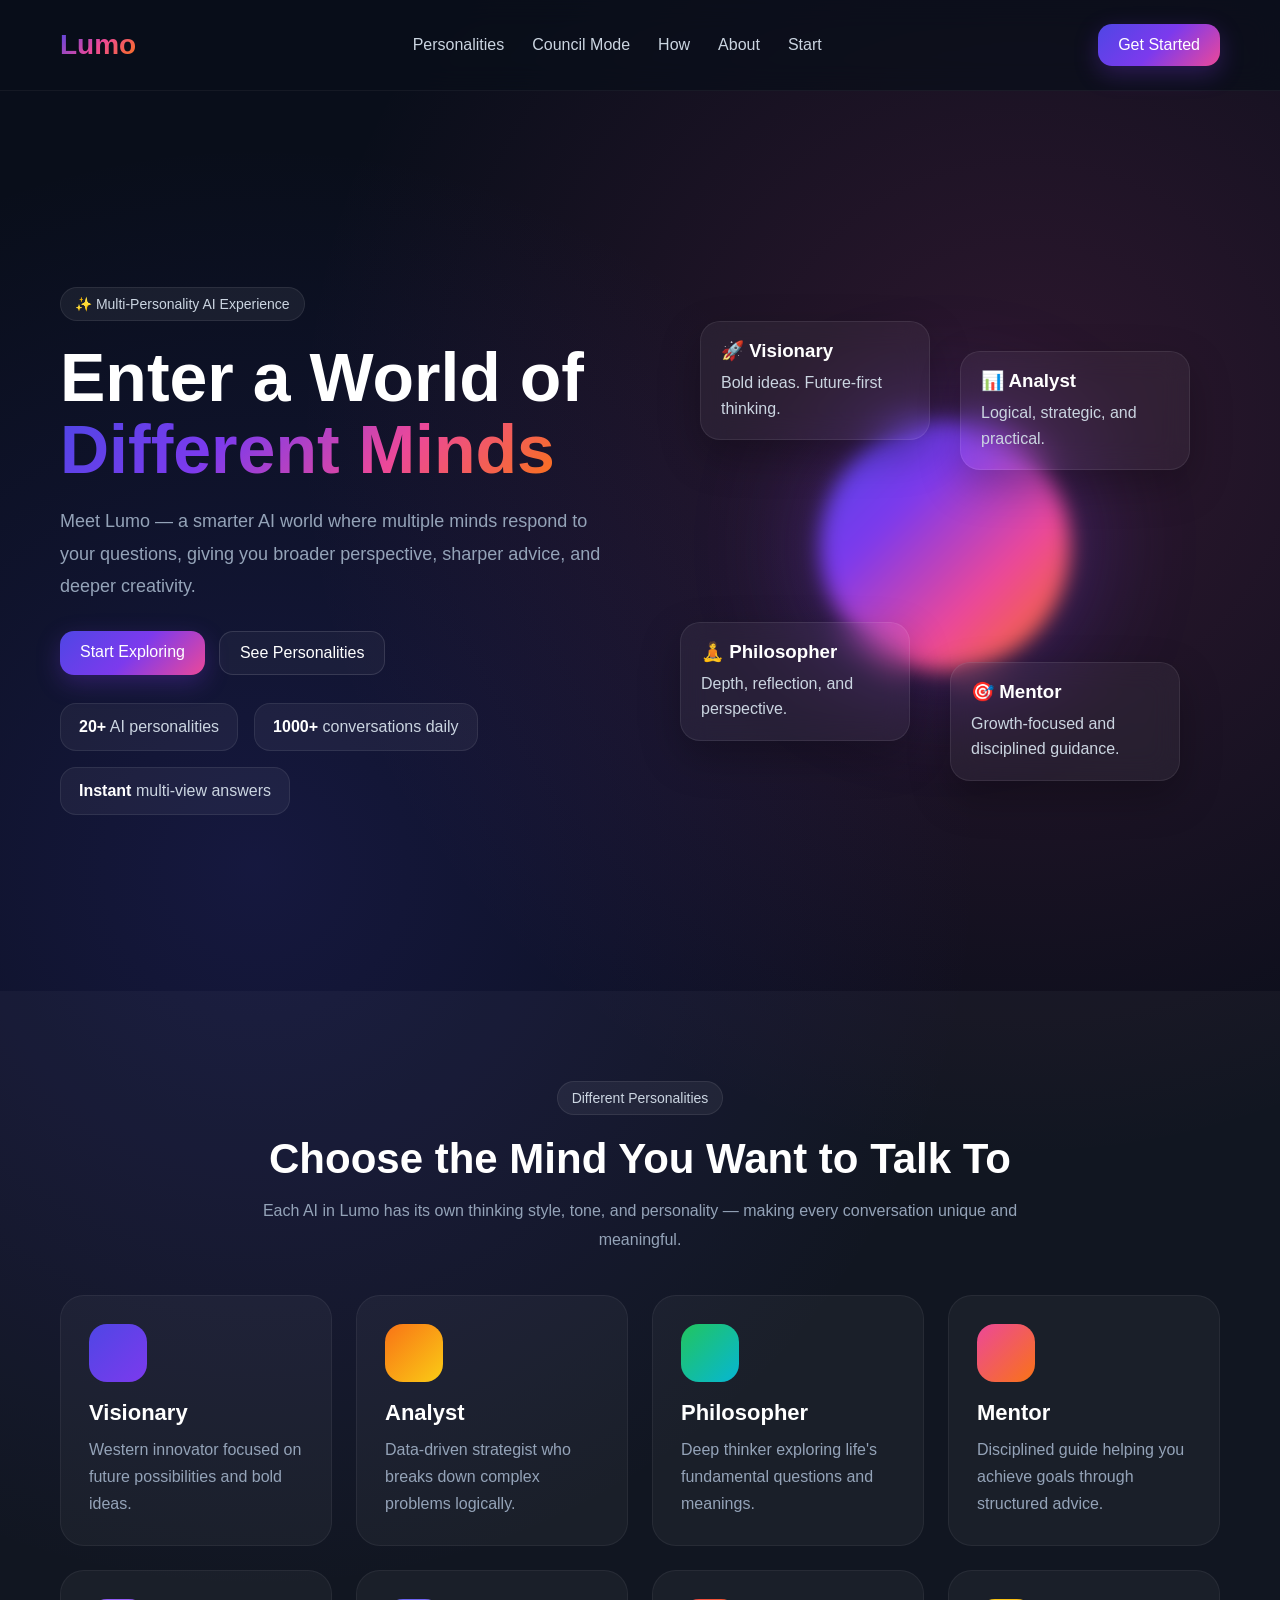
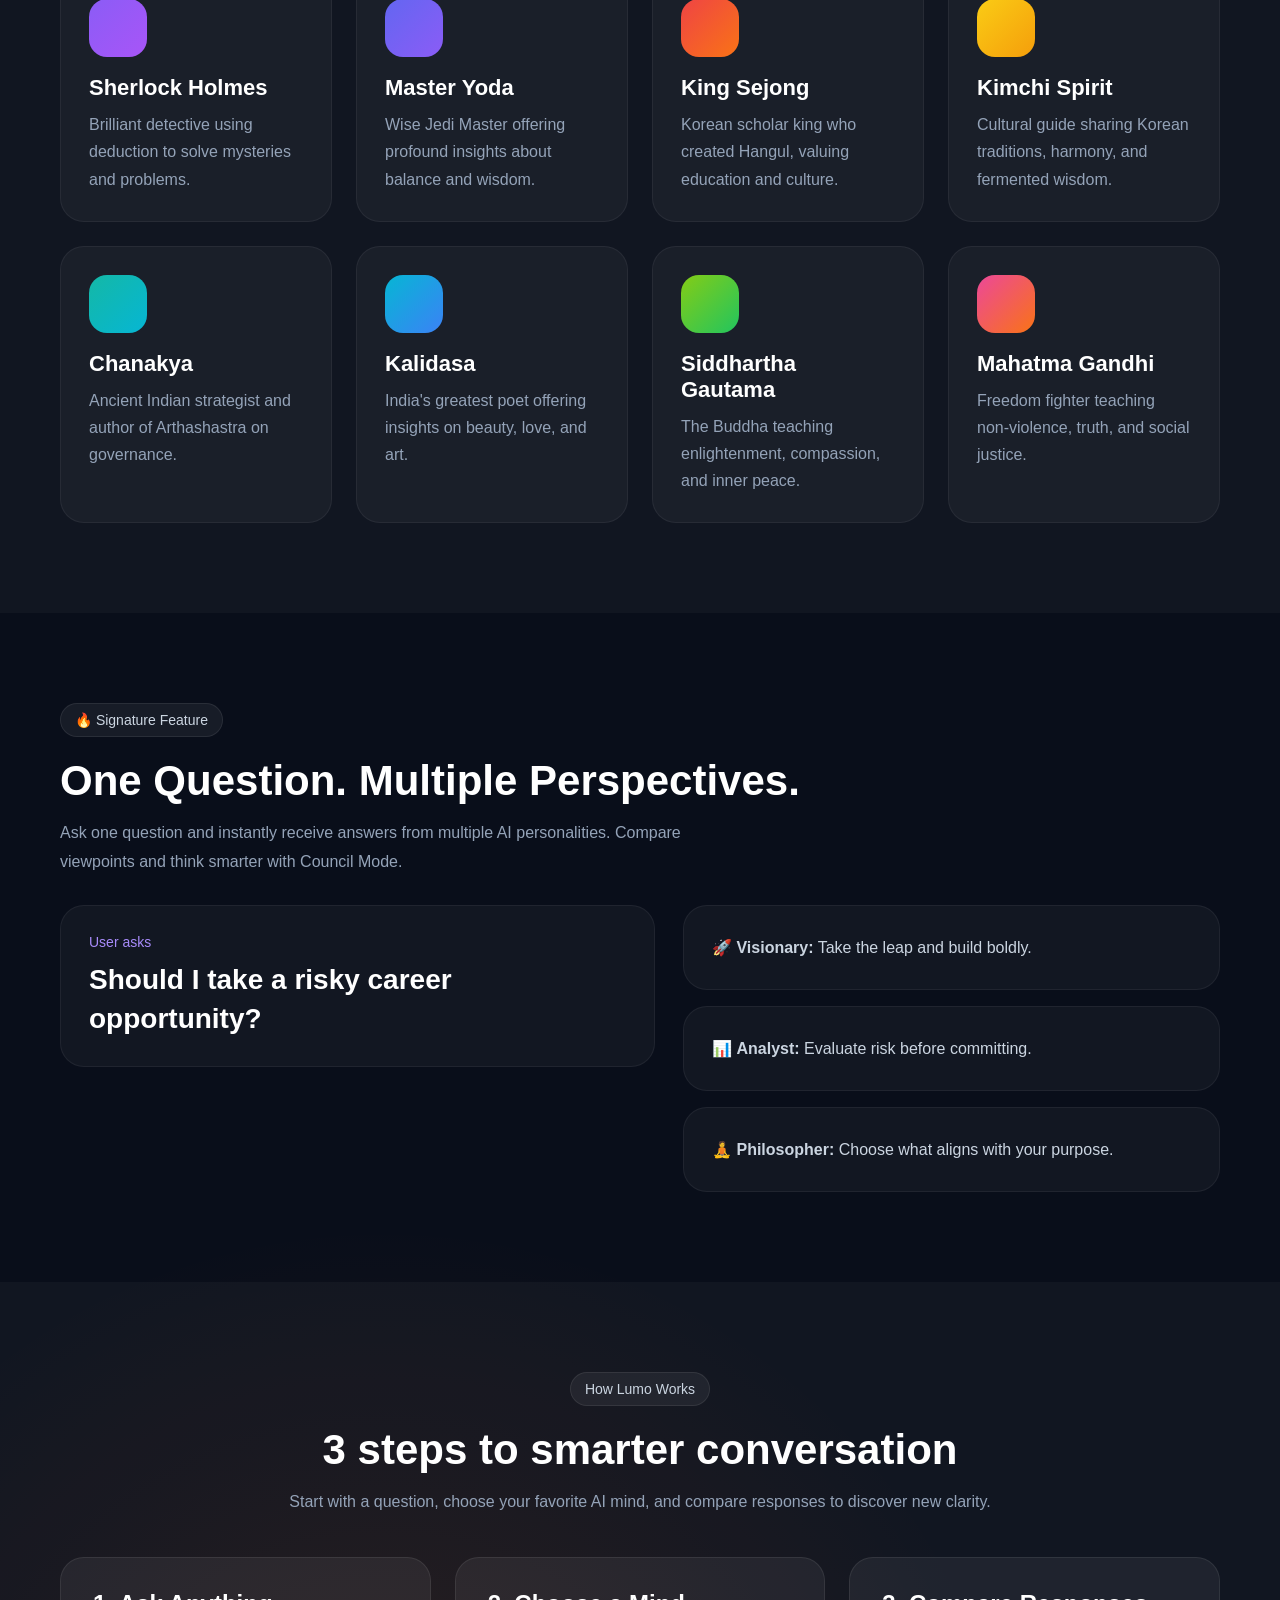
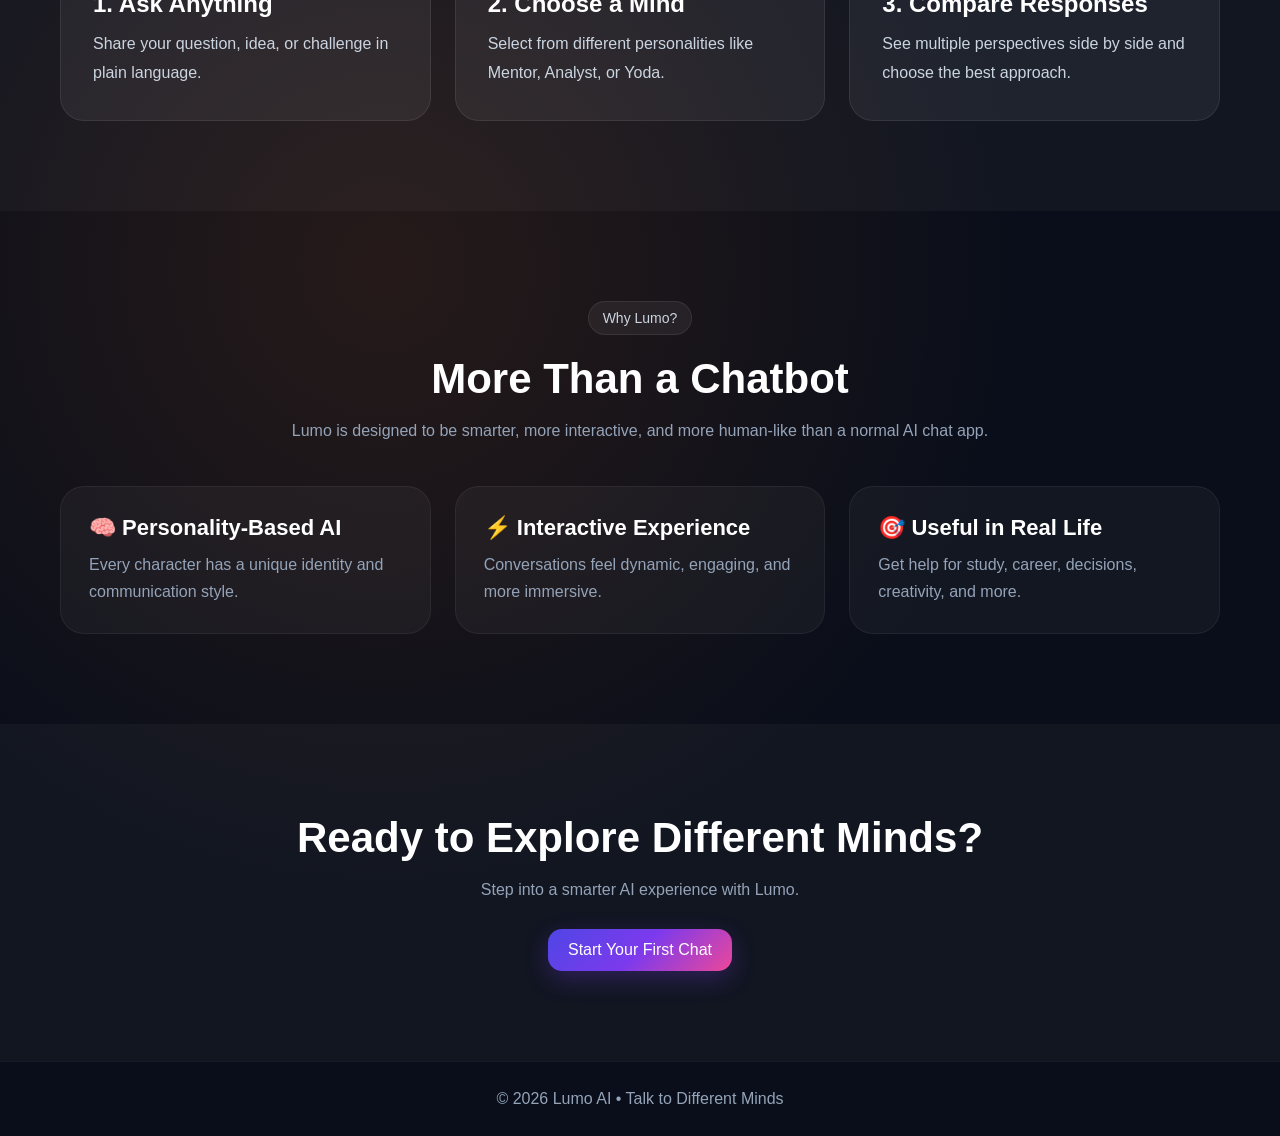
<file: templates/index.html>
﻿<!DOCTYPE html>
<html lang='en'>
<head>
  <meta charset='UTF-8' />
  <meta name='viewport' content='width=device-width, initial-scale=1.0' />
  <meta name='description' content='Lumo is a multi-personality AI experience offering unique conversational perspectives from different minds.' />
  <title>Lumo - Talk to Different Minds</title>
  <link rel='stylesheet' href='/static/css/style.css' />
</head>
<body>

  <!-- Navbar -->
  <header class='navbar'>
    <div class='logo'>Lumo</div>

    <nav aria-label='Main navigation'>
      <a href='#personalities'>Personalities</a>
      <a href='#council'>Council Mode</a>
      <a href='#how'>How</a>
      <a href='#about'>About</a>
      <a href='#start'>Start</a>
    </nav>

    <a href='/login' class='nav-btn'>Get Started</a>
  </header>

  <!-- Hero -->
  <section class='hero' id='start'>
    <div class='hero-left'>
      <span class='badge'>✨ Multi-Personality AI Experience</span>

      <h1>
        Enter a World of <span>Different Minds</span>
      </h1>

      <p>
        Meet Lumo — a smarter AI world where multiple minds respond to your questions, giving you broader perspective, sharper advice, and deeper creativity.
      </p>

      <div class='hero-buttons'>
        <a href='/login' class='primary-btn'>Start Exploring</a>
        <a href='#personalities' class='secondary-btn'>See Personalities</a>
      </div>

      <div class='hero-stats'>
        <div><strong>20+</strong> AI personalities</div>
        <div><strong>1000+</strong> conversations daily</div>
        <div><strong>Instant</strong> multi-view answers</div>
      </div>
    </div>

    <div class='hero-right'>
      <div class='core-orb'></div>

      <div class='floating-card card1'>
        <h3>🚀 Visionary</h3>
        <p>Bold ideas. Future-first thinking.</p>
      </div>

      <div class='floating-card card2'>
        <h3>📊 Analyst</h3>
        <p>Logical, strategic, and practical.</p>
      </div>

      <div class='floating-card card3'>
        <h3>🧘 Philosopher</h3>
        <p>Depth, reflection, and perspective.</p>
      </div>

      <div class='floating-card card4'>
        <h3>🎯 Mentor</h3>
        <p>Growth-focused and disciplined guidance.</p>
      </div>
    </div>
  </section>

  <!-- Personalities -->
  <section class='personalities' id='personalities'>
    <div class='section-title'>
      <span class='badge'>Different Personalities</span>
      <h2>Choose the Mind You Want to Talk To</h2>
      <p>
        Each AI in Lumo has its own thinking style, tone, and personality —
        making every conversation unique and meaningful.
      </p>
    </div>

    <div class='personality-grid'>
      <!-- Western Characters -->
      <div class='person-card'>
        <div class='icon blue'></div>
        <h3>Visionary</h3>
        <p>Western innovator focused on future possibilities and bold ideas.</p>
      </div>

      <div class='person-card'>
        <div class='icon orange'></div>
        <h3>Analyst</h3>
        <p>Data-driven strategist who breaks down complex problems logically.</p>
      </div>

      <div class='person-card'>
        <div class='icon green'></div>
        <h3>Philosopher</h3>
        <p>Deep thinker exploring life's fundamental questions and meanings.</p>
      </div>

      <div class='person-card'>
        <div class='icon pink'></div>
        <h3>Mentor</h3>
        <p>Disciplined guide helping you achieve goals through structured advice.</p>
      </div>

      <!-- Fictional Characters -->
      <div class='person-card'>
        <div class='icon purple'></div>
        <h3>Sherlock Holmes</h3>
        <p>Brilliant detective using deduction to solve mysteries and problems.</p>
      </div>

      <div class='person-card'>
        <div class='icon indigo'></div>
        <h3>Master Yoda</h3>
        <p>Wise Jedi Master offering profound insights about balance and wisdom.</p>
      </div>

      <!-- Korean Characters -->
      <div class='person-card'>
        <div class='icon red'></div>
        <h3>King Sejong</h3>
        <p>Korean scholar king who created Hangul, valuing education and culture.</p>
      </div>

      <div class='person-card'>
        <div class='icon yellow'></div>
        <h3>Kimchi Spirit</h3>
        <p>Cultural guide sharing Korean traditions, harmony, and fermented wisdom.</p>
      </div>

      <!-- Indian Characters -->
      <div class='person-card'>
        <div class='icon teal'></div>
        <h3>Chanakya</h3>
        <p>Ancient Indian strategist and author of Arthashastra on governance.</p>
      </div>

      <div class='person-card'>
        <div class='icon cyan'></div>
        <h3>Kalidasa</h3>
        <p>India's greatest poet offering insights on beauty, love, and art.</p>
      </div>

      <div class='person-card'>
        <div class='icon lime'></div>
        <h3>Siddhartha Gautama</h3>
        <p>The Buddha teaching enlightenment, compassion, and inner peace.</p>
      </div>

      <div class='person-card'>
        <div class='icon magenta'></div>
        <h3>Mahatma Gandhi</h3>
        <p>Freedom fighter teaching non-violence, truth, and social justice.</p>
      </div>
    </div>
  </section>

  <!-- Council Mode -->
  <section class='council' id='council'>
    <div class='section-title left-align'>
      <span class='badge'>🔥 Signature Feature</span>
      <h2>One Question. Multiple Perspectives.</h2>
      <p>
        Ask one question and instantly receive answers from multiple AI personalities.
        Compare viewpoints and think smarter with Council Mode.
      </p>
    </div>

    <div class='council-layout'>
      <div class='question-box'>
        <p class='label'>User asks</p>
        <h3> Should I take a risky career opportunity?</h3>
      </div>

      <div class='answers'>
        <div class='answer-card'>🚀 <strong>Visionary:</strong> Take the leap and build boldly.</div>
        <div class='answer-card'>📊 <strong>Analyst:</strong> Evaluate risk before committing.</div>
        <div class='answer-card'>🧘 <strong>Philosopher:</strong> Choose what aligns with your purpose.</div>
      </div>
    </div>
  </section>

  <!-- How it Works -->
  <section class='how-it-works' id='how'>
    <div class='section-title'>
      <span class='badge'>How Lumo Works</span>
      <h2>3 steps to smarter conversation</h2>
      <p>
        Start with a question, choose your favorite AI mind, and compare responses to discover new clarity.
      </p>
    </div>

    <div class='how-grid'>
      <div class='how-card'>
        <h3>1. Ask Anything</h3>
        <p>Share your question, idea, or challenge in plain language.</p>
      </div>
      <div class='how-card'>
        <h3>2. Choose a Mind</h3>
        <p>Select from different personalities like Mentor, Analyst, or Yoda.</p>
      </div>
      <div class='how-card'>
        <h3>3. Compare Responses</h3>
        <p>See multiple perspectives side by side and choose the best approach.</p>
      </div>
    </div>
  </section>

  <!-- Why Lumo -->
  <section class='about' id='about'>
    <div class='section-title'>
      <span class='badge'>Why Lumo?</span>
      <h2>More Than a Chatbot</h2>
      <p>
        Lumo is designed to be smarter, more interactive, and more human-like than a normal AI chat app.
      </p>
    </div>

    <div class='about-grid'>
      <div class='about-card'>
        <h3>🧠 Personality-Based AI</h3>
        <p>Every character has a unique identity and communication style.</p>
      </div>

      <div class='about-card'>
        <h3>⚡ Interactive Experience</h3>
        <p>Conversations feel dynamic, engaging, and more immersive.</p>
      </div>

      <div class='about-card'>
        <h3>🎯 Useful in Real Life</h3>
        <p>Get help for study, career, decisions, creativity, and more.</p>
      </div>
    </div>
  </section>

  <!-- CTA -->
  <section class='cta'>
    <h2>Ready to Explore Different Minds?</h2>
    <p>Step into a smarter AI experience with Lumo.</p>
    <a href='/login' class='primary-btn'>Start Your First Chat</a>
  </section>

  <footer>
    <p>© 2026 Lumo AI • Talk to Different Minds</p>
  </footer>

  <script src='/static/js/script.js' defer></script>
</body>
</html>
</file>
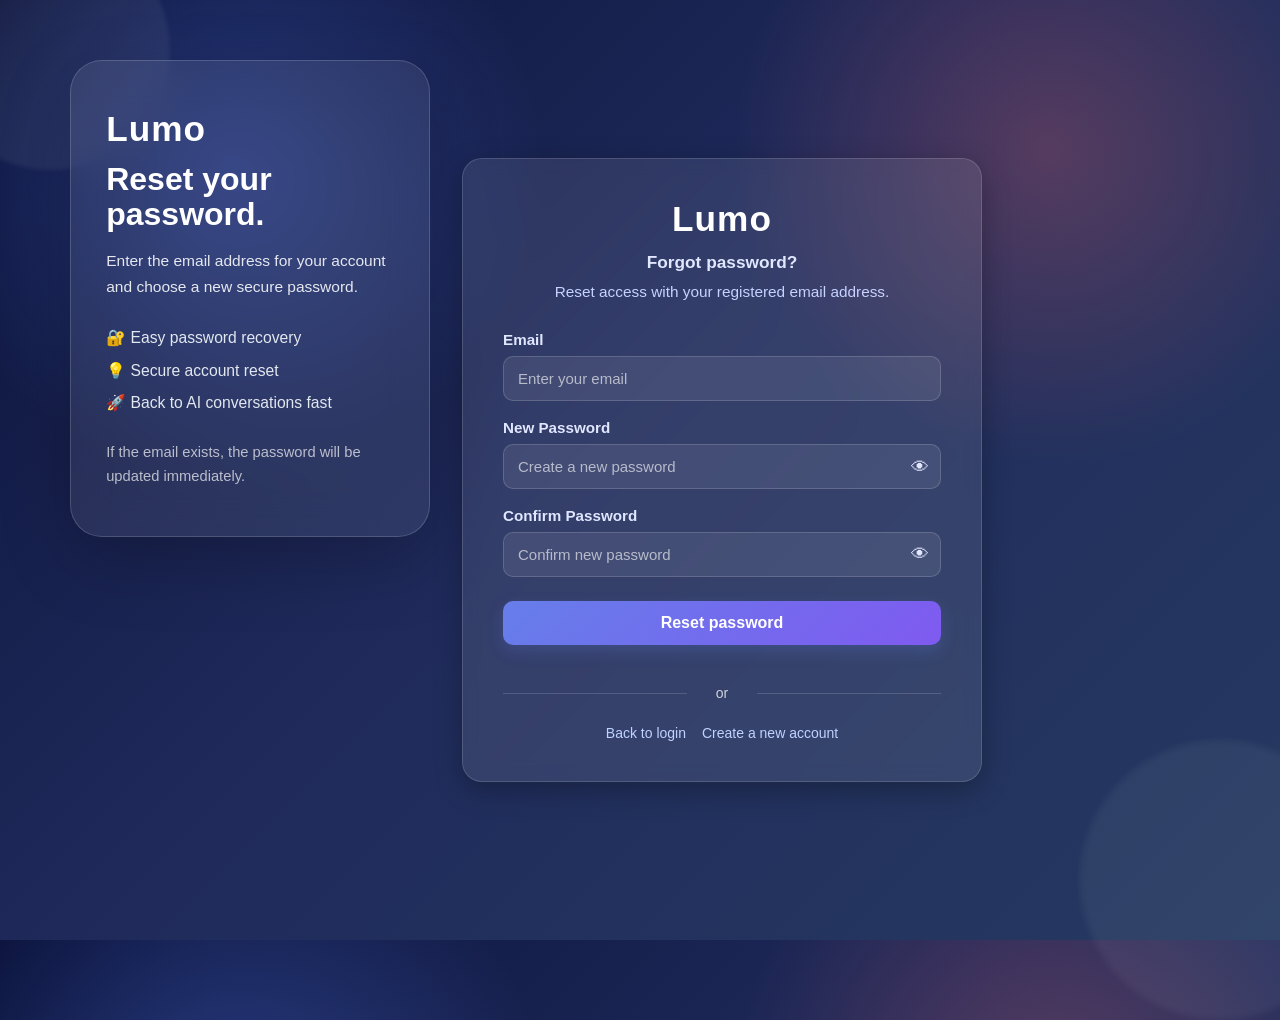
<file: templates/forgot_password.html>
<!DOCTYPE html>
<html lang="en">
<head>
    <meta charset="UTF-8" />
    <meta name="viewport" content="width=device-width, initial-scale=1.0" />
    <title>Reset Password - Lumo</title>
    <link rel="stylesheet" href="/static/css/forgot.css" />
</head>
<body>
    <div class="forgot-page">
        <aside class="auth-side">
            <div class="logo">Lumo</div>
            <h1>Reset your password.</h1>
            <p class="auth-text">Enter the email address for your account and choose a new secure password.</p>

            <div class="feature-list">
                <div>🔐 Easy password recovery</div>
                <div>💡 Secure account reset</div>
                <div>🚀 Back to AI conversations fast</div>
            </div>

            <p class="auth-note">If the email exists, the password will be updated immediately.</p>
        </aside>

        <main class="auth-card">
            <div class="forgot-container">
                <div class="logo">Lumo</div>
                <p class="subtitle">Forgot password?</p>
                <p class="tagline">Reset access with your registered email address.</p>

                <div id="message"></div>

                <form id="forgotForm">
                    <div class="form-group">
                        <label for="email">Email</label>
                        <input
                            type="email"
                            id="email"
                            name="email"
                            placeholder="Enter your email"
                            required
                        />
                    </div>

                    <div class="form-group password-group">
                        <label for="password">New Password</label>
                        <div class="password-wrapper">
                            <input
                                type="password"
                                id="password"
                                name="password"
                                placeholder="Create a new password"
                                required
                                minlength="6"
                            />
                            <button type="button" class="toggle-password" id="togglePassword">👁</button>
                        </div>
                    </div>

                    <div class="form-group password-group">
                        <label for="confirmPassword">Confirm Password</label>
                        <div class="password-wrapper">
                            <input
                                type="password"
                                id="confirmPassword"
                                name="confirmPassword"
                                placeholder="Confirm new password"
                                required
                                minlength="6"
                            />
                            <button type="button" class="toggle-password" id="toggleConfirmPassword">👁</button>
                        </div>
                    </div>

                    <button type="submit" class="reset-btn" id="resetBtn">Reset password</button>
                </form>

                <div class="divider">
                    <span>or</span>
                </div>
                <div class="links">
                    <a href="/login">Back to login</a>
                    <a href="/signup">Create a new account</a>
                </div>
            </div>
        </main>
    </div>

    <script src="/static/js/forgot.js"></script>
</body>
</html>
</file>
<file: static/css/style.css>
* {
  margin: 0;
  padding: 0;
  box-sizing: border-box;
  font-family: Arial, sans-serif;
}

html {
  scroll-behavior: smooth;
}

body {
  background: #090E1A;
  color: white;
  overflow-x: hidden;
  background-image:
    radial-gradient(circle at 20% 20%, rgba(79,70,229,0.18), transparent 20%),
    radial-gradient(circle at 80% 10%, rgba(236,72,153,0.16), transparent 18%),
    radial-gradient(circle at 30% 80%, rgba(249,115,22,0.12), transparent 18%);
}

/* Navbar */
.navbar {
  display: flex;
  justify-content: space-between;
  align-items: center;
  padding: 24px 60px;
  position: sticky;
  top: 0;
  z-index: 100;
  background: rgba(9,14,26,0.72);
  backdrop-filter: blur(14px);
  border-bottom: 1px solid rgba(255,255,255,0.05);
}

.logo {
  font-size: 28px;
  font-weight: bold;
  background: linear-gradient(135deg, #4F46E5, #EC4899, #F97316);
  -webkit-background-clip: text;
  -webkit-text-fill-color: transparent;
}

.navbar nav {
  display: flex;
  gap: 28px;
}

.navbar nav a {
  color: #CBD5E1;
  text-decoration: none;
  transition: 0.3s;
}

.navbar nav a:hover {
  color: white;
}

.nav-btn,
.primary-btn,
.secondary-btn {
  text-decoration: none;
  padding: 12px 20px;
  border-radius: 14px;
  display: inline-block;
  transition: 0.3s;
}

.nav-btn,
.primary-btn {
  background: linear-gradient(135deg, #4F46E5, #7C3AED, #EC4899);
  color: white;
  box-shadow: 0 8px 24px rgba(124,58,237,0.28);
}

.secondary-btn {
  border: 1px solid rgba(255,255,255,0.12);
  color: white;
  background: rgba(255,255,255,0.04);
}

.nav-btn:hover,
.primary-btn:hover,
.secondary-btn:hover {
  transform: translateY(-2px);
}

/* Hero */
.hero {
  display: flex;
  justify-content: space-between;
  align-items: center;
  gap: 40px;
  padding: 90px 60px 70px;
  min-height: 100vh;
}

.hero-left {
  flex: 1;
}

.badge {
  display: inline-block;
  padding: 8px 14px;
  background: rgba(255,255,255,0.06);
  border: 1px solid rgba(255,255,255,0.08);
  border-radius: 999px;
  color: #CBD5E1;
  margin-bottom: 20px;
  font-size: 14px;
}

.hero-left h1 {
  font-size: 68px;
  line-height: 1.06;
  max-width: 720px;
  margin-bottom: 20px;
}

.hero-left h1 span {
  background: linear-gradient(135deg, #4F46E5, #7C3AED, #EC4899, #F97316);
  -webkit-background-clip: text;
  -webkit-text-fill-color: transparent;
}

.hero-left p {
  color: #94A3B8;
  max-width: 620px;
  font-size: 18px;
  line-height: 1.8;
  margin-bottom: 28px;
}

.hero-buttons {
  display: flex;
  gap: 14px;
  flex-wrap: wrap;
  margin-bottom: 28px;
}

.hero-stats {
  display: flex;
  flex-wrap: wrap;
  gap: 16px;
  color: #CBD5E1;
  margin-top: 16px;
}

.hero-stats div {
  background: rgba(255,255,255,0.05);
  padding: 14px 18px;
  border-radius: 16px;
  border: 1px solid rgba(255,255,255,0.08);
  min-width: 170px;
}

.hero-stats strong {
  color: white;
}

/* Hero Visual */
.hero-right {
  flex: 1;
  position: relative;
  min-height: 520px;
}

.core-orb {
  width: 250px;
  height: 250px;
  border-radius: 50%;
  background: linear-gradient(135deg, #4F46E5, #7C3AED, #EC4899, #F97316);
  filter: blur(10px);
  position: absolute;
  top: 130px;
  left: 160px;
  animation: pulse 5s ease-in-out infinite;
  box-shadow: 0 0 120px rgba(124,58,237,0.45);
}

.floating-card {
  position: absolute;
  width: 230px;
  padding: 18px 20px;
  background: rgba(255,255,255,0.05);
  border: 1px solid rgba(255,255,255,0.08);
  backdrop-filter: blur(14px);
  border-radius: 20px;
  box-shadow: 0 16px 40px rgba(0,0,0,0.25);
  animation: float 6s ease-in-out infinite;
}

.floating-card h3 {
  margin-bottom: 8px;
}

.floating-card p {
  color: #CBD5E1;
  line-height: 1.6;
}

.card1 { top: 30px; left: 40px; }
.card2 { top: 60px; right: 30px; animation-delay: 1s; }
.card3 { bottom: 70px; left: 20px; animation-delay: 2s; }
.card4 { bottom: 30px; right: 40px; animation-delay: 3s; }

@keyframes float {
  0%,100% { transform: translateY(0px); }
  50% { transform: translateY(-14px); }
}

@keyframes pulse {
  0%,100% { transform: scale(1); }
  50% { transform: scale(1.08); }
}

/* Common Section */
section {
  padding: 90px 60px;
}

section:nth-of-type(even) {
  background: rgba(255,255,255,0.03);
}

.section-title {
  text-align: center;
  margin-bottom: 40px;
}

.section-title.left-align {
  text-align: left;
  margin-bottom: 28px;
}

.section-title h2 {
  font-size: 42px;
  margin-bottom: 14px;
}

.section-title p {
  color: #94A3B8;
  max-width: 760px;
  margin: 0 auto;
  line-height: 1.8;
}

.left-align p {
  margin: 0;
  max-width: 650px;
}

/* Personalities */
.personality-grid,
.about-grid {
  display: grid;
  gap: 24px;
}

.personality-grid {
  grid-template-columns: repeat(4, 1fr);
}

.person-card,
.about-card,
.question-box,
.answer-card {
  background: rgba(255,255,255,0.04);
  border: 1px solid rgba(255,255,255,0.06);
  padding: 28px;
  border-radius: 24px;
  transition: 0.3s;
}

.person-card:hover,
.about-card:hover,
.answer-card:hover,
.question-box:hover {
  transform: translateY(-6px);
  border-color: rgba(124,58,237,0.35);
}

.icon {
  width: 58px;
  height: 58px;
  border-radius: 18px;
  margin-bottom: 18px;
}

.blue { background: linear-gradient(135deg, #4F46E5, #7C3AED); }
.pink { background: linear-gradient(135deg, #EC4899, #F97316); }
.green { background: linear-gradient(135deg, #22C55E, #06B6D4); }
.orange { background: linear-gradient(135deg, #F97316, #FACC15); }
.purple { background: linear-gradient(135deg, #8B5CF6, #A855F7); }
.indigo { background: linear-gradient(135deg, #6366F1, #8B5CF6); }
.red { background: linear-gradient(135deg, #EF4444, #F97316); }
.yellow { background: linear-gradient(135deg, #FACC15, #F59E0B); }
.teal { background: linear-gradient(135deg, #14B8A6, #06B6D4); }
.cyan { background: linear-gradient(135deg, #06B6D4, #3B82F6); }
.lime { background: linear-gradient(135deg, #84CC16, #22C55E); }
.magenta { background: linear-gradient(135deg, #EC4899, #F97316); }

.person-card h3,
.about-card h3 {
  margin-bottom: 10px;
  font-size: 22px;
}

.person-card p,
.about-card p {
  color: #94A3B8;
  line-height: 1.7;
}

/* Council */
.council-layout {
  display: flex;
  gap: 28px;
  align-items: flex-start;
}

.question-box {
  flex: 1;
}

.question-box .label {
  color: #A78BFA;
  font-size: 14px;
  margin-bottom: 10px;
}

.question-box h3 {
  font-size: 28px;
  line-height: 1.4;
}

.answers {
  flex: 1;
  display: flex;
  flex-direction: column;
  gap: 16px;
}

.answer-card {
  color: #CBD5E1;
  line-height: 1.7;
}

/* How it Works */
.how-grid {
  display: grid;
  grid-template-columns: repeat(3, 1fr);
  gap: 24px;
}

.how-card {
  background: rgba(255,255,255,0.06);
  border: 1px solid rgba(255,255,255,0.08);
  border-radius: 24px;
  padding: 32px;
  transition: transform 0.3s ease, border-color 0.3s ease, background 0.3s ease;
}

.how-card:hover {
  transform: translateY(-8px);
  border-color: rgba(124,58,237,0.35);
  background: rgba(255,255,255,0.1);
}

.how-card h3 {
  margin-bottom: 12px;
  font-size: 24px;
}

.how-card p {
  color: #CBD5E1;
  line-height: 1.8;
}

/* About */
.about-grid {
  grid-template-columns: repeat(3, 1fr);
}

/* CTA */
.cta {
  text-align: center;
}

.cta h2 {
  font-size: 42px;
  margin-bottom: 14px;
}

.cta p {
  color: #94A3B8;
  margin-bottom: 24px;
  line-height: 1.8;
}

footer {
  text-align: center;
  padding: 28px;
  color: #94A3B8;
  border-top: 1px solid rgba(255,255,255,0.05);
}

/* Responsive */
@media (max-width: 1150px) {
  .hero,
  .council-layout {
    flex-direction: column;
  }

  .how-grid {
    grid-template-columns: 1fr;
  }

  .personality-grid {
    grid-template-columns: repeat(2, 1fr);
  }

  .about-grid {
    grid-template-columns: 1fr;
  }

  .hero-left h1 {
    font-size: 54px;
  }
}

@media (max-width: 768px) {
  .navbar {
    flex-direction: column;
    gap: 18px;
    padding: 20px 24px;
  }

  .navbar nav {
    flex-wrap: wrap;
    justify-content: center;
  }

  .hero,
  section {
    padding: 60px 24px;
  }

  .hero-left h1 {
    font-size: 40px;
  }

  .hero-right {
    min-height: 500px;
  }

  .core-orb {
    width: 180px;
    height: 180px;
    left: 80px;
    top: 150px;
  }

  .floating-card {
    width: 180px;
    padding: 16px;
  }

  .personality-grid {
    grid-template-columns: 1fr;
  }

  .section-title h2,
  .cta h2 {
    font-size: 32px;
  }
}
</file>
<file: static/css/forgot.css>
* {
    margin: 0;
    padding: 0;
    box-sizing: border-box;
}

body {
    font-family: 'Segoe UI', Tahoma, Geneva, Verdana, sans-serif;
    min-height: 100vh;
    display: flex;
    justify-content: center;
    align-items: center;
    background:
        radial-gradient(circle at 18% 18%, rgba(88, 126, 255, 0.30) 0%, transparent 24%),
        radial-gradient(circle at 82% 16%, rgba(255, 106, 106, 0.24) 0%, transparent 24%),
        linear-gradient(135deg, #0B133A 0%, #1F2A5B 45%, #263A61 100%);
    color: #fff;
    overflow: hidden;
    padding: 20px;
    position: relative;
}

body::before,
body::after {
    content: '';
    position: absolute;
    border-radius: 50%;
    z-index: 0;
    animation: floatSmooth 12s ease-in-out infinite;
}

body::before {
    width: 240px;
    height: 240px;
    background: rgba(255, 255, 255, 0.06);
    top: -70px;
    left: -70px;
    filter: blur(2px);
}

body::after {
    width: 280px;
    height: 280px;
    background: rgba(255, 255, 255, 0.05);
    bottom: -80px;
    right: -80px;
    animation-duration: 16s;
    filter: blur(3px);
}

@keyframes floatSmooth {
    0%, 100% { transform: translate3d(0, 0, 0); }
    50% { transform: translate3d(14px, 14px, 0); }
}

.forgot-page {
    display: grid;
    grid-template-columns: minmax(280px, 360px) minmax(320px, 520px);
    gap: 2rem;
    min-height: 100vh;
    align-items: center;
    width: min(100%, 1180px);
    margin: 0 auto;
    padding: 40px 20px;
    position: relative;
    z-index: 1;
}

.auth-side,
.auth-card {
    position: relative;
    z-index: 1;
}

.auth-side {
    padding: 3rem 2.2rem;
    border-radius: 32px;
    background: rgba(255, 255, 255, 0.08);
    border: 1px solid rgba(255, 255, 255, 0.16);
    backdrop-filter: blur(20px);
    box-shadow: 0 24px 70px rgba(0, 0, 0, 0.22);
    align-self: start;
}

.auth-side h1 {
    color: #ffffff;
    font-size: 2rem;
    margin-bottom: 1rem;
    line-height: 1.1;
}

.auth-text {
    color: rgba(255, 255, 255, 0.88);
    margin-bottom: 1.8rem;
    line-height: 1.65;
    font-size: 0.97rem;
}

.feature-list {
    display: grid;
    gap: 0.85rem;
    margin-bottom: 1.8rem;
}

.feature-list div {
    display: flex;
    align-items: center;
    gap: 0.75rem;
    color: #e2e8f0;
    font-size: 0.98rem;
}

.auth-note {
    color: rgba(255, 255, 255, 0.68);
    font-size: 0.92rem;
    line-height: 1.6;
}

.forgot-container {
    position: relative;
    z-index: 1;
    width: 100%;
    max-width: 520px;
    padding: 2.5rem;
    border-radius: 20px;
    text-align: center;
    background: rgba(255, 255, 255, 0.09);
    border: 1px solid rgba(255, 255, 255, 0.14);
    backdrop-filter: blur(8px);
    box-shadow: 0 8px 28px rgba(0, 0, 0, 0.28);
    transition: transform 0.25s ease, box-shadow 0.25s ease;
    animation: fadeUp 0.7s ease;
}

.forgot-container:hover {
    transform: translateY(-2px);
    box-shadow: 0 14px 34px rgba(0, 0, 0, 0.32);
}

.logo {
    font-size: 2.2rem;
    font-weight: 800;
    color: #ffffff;
    margin-bottom: 0.8rem;
    letter-spacing: 1px;
}

.subtitle {
    color: #E0E7FF;
    margin-bottom: 0.4rem;
    font-size: 1.08rem;
    font-weight: 600;
}

.tagline {
    color: #C7D2FE;
    margin-bottom: 1.8rem;
    font-size: 0.96rem;
    line-height: 1.5;
}

.form-group {
    margin-bottom: 1.1rem;
    text-align: left;
}

.form-group label {
    display: block;
    margin-bottom: 0.5rem;
    color: #E0E7FF;
    font-weight: 600;
    font-size: 0.95rem;
}

.form-group input {
    width: 100%;
    padding: 13px 14px;
    border: 1px solid rgba(255, 255, 255, 0.16);
    border-radius: 10px;
    font-size: 15px;
    background: rgba(255, 255, 255, 0.08);
    color: #fff;
    transition: all 0.22s ease;
}

.form-group input::placeholder {
    color: rgba(255, 255, 255, 0.62);
}

.form-group input:focus {
    outline: none;
    border-color: #8EA2FF;
    box-shadow: 0 0 0 3px rgba(102, 126, 234, 0.18);
    background: rgba(255, 255, 255, 0.12);
}

.password-wrapper {
    position: relative;
}

.password-wrapper input {
    padding-right: 50px;
}

.toggle-password {
    position: absolute;
    top: 50%;
    right: 12px;
    transform: translateY(-50%);
    border: none;
    background: transparent;
    color: #E0E7FF;
    font-size: 18px;
    cursor: pointer;
}

.reset-btn {
    width: 100%;
    background: linear-gradient(135deg, #667eea, #7f5af0);
    color: white;
    border: none;
    padding: 13px;
    border-radius: 10px;
    font-size: 16px;
    font-weight: 700;
    cursor: pointer;
    margin-top: 0.4rem;
    margin-bottom: 1rem;
    box-shadow: 0 6px 16px rgba(102, 126, 234, 0.22);
}

.reset-btn:hover {
    transform: translateY(-2px);
    box-shadow: 0 10px 20px rgba(102, 126, 234, 0.28);
}

.divider {
    margin: 1.5rem 0;
    position: relative;
    text-align: center;
    color: #D1D5DB;
    font-size: 14px;
}

.divider::before,
.divider::after {
    content: '';
    position: absolute;
    top: 50%;
    width: 42%;
    height: 1px;
    background: rgba(255, 255, 255, 0.15);
}

.divider::before { left: 0; }
.divider::after { right: 0; }

.divider span {
    background: transparent;
    padding: 0 10px;
    position: relative;
    z-index: 1;
}

.links {
    display: flex;
    justify-content: center;
    gap: 1rem;
    flex-wrap: wrap;
    margin-top: 1rem;
}

.links a {
    color: #BFD2FF;
    text-decoration: none;
    font-size: 14px;
}

.links a:hover {
    color: #ffffff;
    text-decoration: underline;
}

.error,
.success {
    padding: 12px 14px;
    border-radius: 10px;
    margin-bottom: 1rem;
    font-size: 14px;
    text-align: left;
}

.error {
    color: #fff;
    background: rgba(239, 68, 68, 0.16);
    border: 1px solid rgba(239, 68, 68, 0.30);
}

.success {
    color: #fff;
    background: rgba(34, 197, 94, 0.16);
    border: 1px solid rgba(34, 197, 94, 0.30);
}

@media (max-width: 900px) {
    .forgot-page {
        grid-template-columns: 1fr;
    }

    .auth-side {
        padding: 2rem 1.5rem;
        border-radius: 24px;
    }
}

@media (max-width: 480px) {
    .forgot-page {
        padding: 20px 12px;
    }

    .forgot-container,
    .auth-side {
        padding: 1.8rem 1.2rem;
    }
}
</file>
